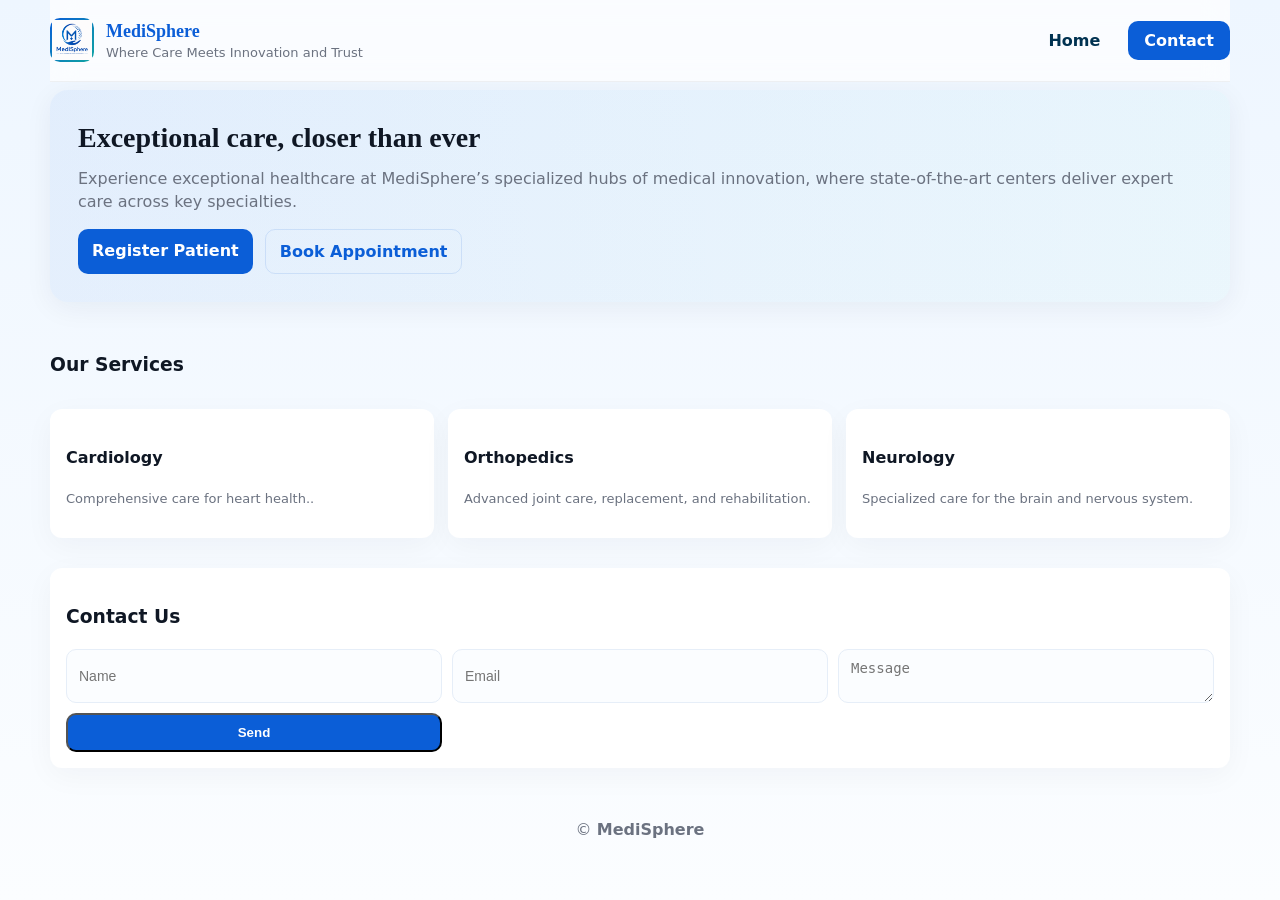
<file: Hospital.web/index.html>
<!doctype html>
<html lang="en">

<head>
    <meta charset="UTF-8">
    <meta name="viewport" content="width=device-width, initial-scale=1.0">
    <title>MediSphere : Home</title>

    <link rel="stylesheet" href="hospital.css">
    <link rel="icon" type="image/png" href="images/logo.png">
</head>

<body>
<div class="container">

<nav class="nav">
    <a href="#" class="brand">
       <div class="logo">
    <img src="images/logo.png" alt="Logo" width="40">
</div>

        <div>
            <h1>MediSphere</h1>
            <div class="small-muted">Where Care Meets Innovation and Trust</div>
        </div>
    </a>

    <div class="nav-links">
        <a href="#home">Home</a>
        <a href="#contact" class="cta">Contact</a>
    </div>
</nav>


<section id="home" class="hero">
    <div class="hero-left">
        <h2>Exceptional care, closer than ever</h2>
        <p>
            Experience exceptional healthcare at MediSphere’s specialized hubs of medical innovation, where state-of-the-art centers deliver expert care across key specialties.
        </p>

        <div class="hero-buttons">
            <a class="btn btn-primary" href="register.html">Register Patient</a>
            <a class="btn btn-outline" href="appointment.html">Book Appointment</a>
        </div>
    </div>

    
</section>


<section id="services" style="margin-top:30px;">
    <div style="display:flex; justify-content:space-between; margin-bottom:12px">
        <h3>Our Services</h3>
    </div>

    <div style="display:grid; grid-template-columns:repeat(auto-fit,minmax(220px,1fr)); gap:14px;">
        <div class="card">
            <h4>Cardiology</h4>
            <p class="small-muted">Comprehensive care for heart health..</p>
        </div>

        <div class="card">
            <h4>Orthopedics</h4>
            <p class="small-muted">Advanced joint care, replacement, and rehabilitation.</p>
        </div>

        <div class="card">
            <h4>Neurology</h4>
            <p class="small-muted">Specialized care for the brain and nervous system.</p>
        </div>
    </div>
</section>


<section id="contact" style="margin-top:30px;">
    <div class="card">
        <h3>Contact Us</h3>

        <form style="display:grid; grid-template-columns:repeat(3,1fr); gap:10px">
            <input type="text" placeholder="Name">
            <input type="email" placeholder="Email">
            <textarea placeholder="Message"></textarea>
            <button class="btn btn-primary">Send</button>
        </form>
    </div>
</section>


<footer style="margin-top:28px;">
    <div style="text-align:center">
        © <strong>MediSphere</strong>
    </div>
</footer>

</div>
</body>
</html>
</file>
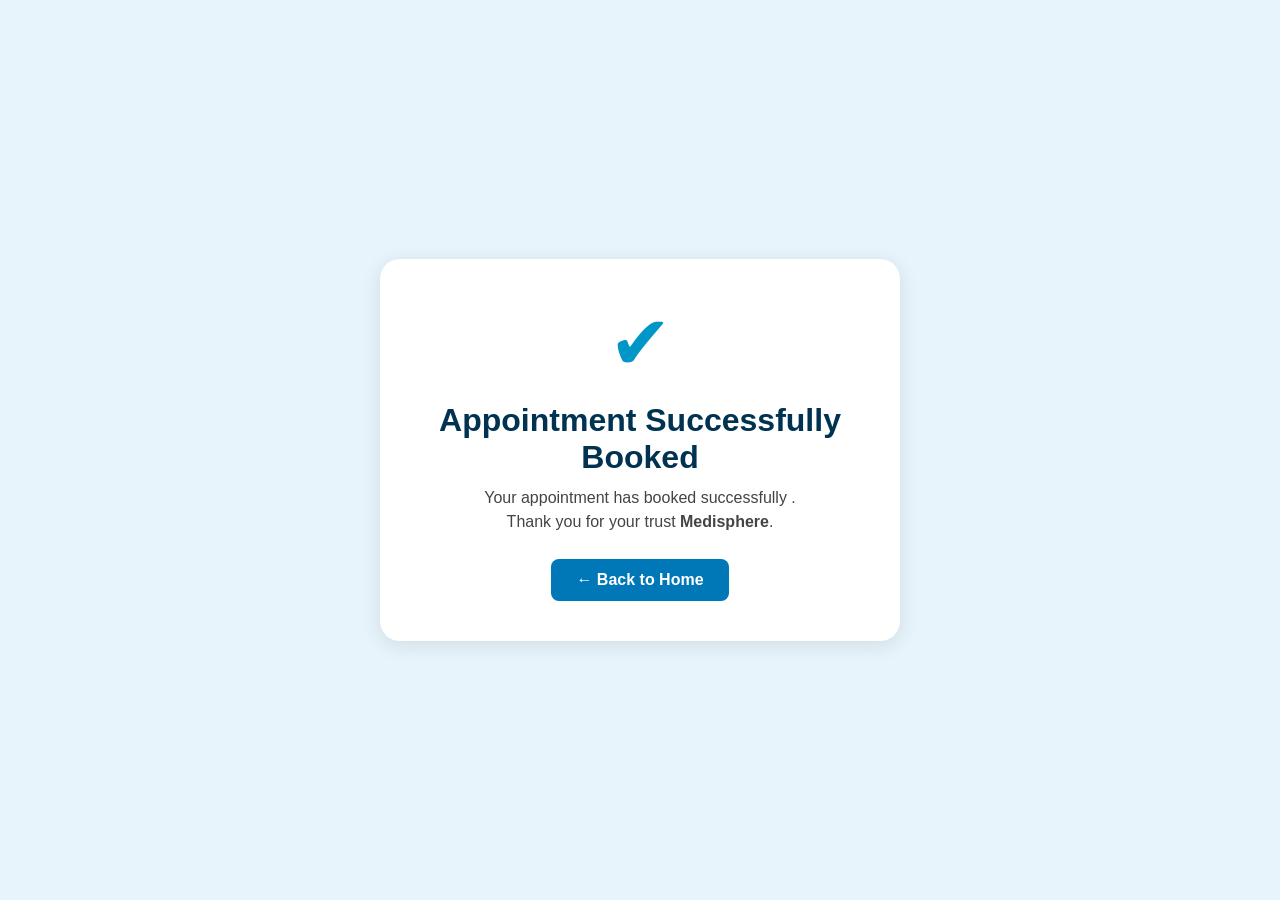
<file: Hospital.web/appointment-success.html>
<!DOCTYPE html>
<html lang="en">



<head>
    <meta charset="UTF-8">
    <meta name="viewport" content="width=device-width, initial-scale=1.0">
    <title>MediSphere Hospital Appointment Confirmed </title>



    <link rel="icon" type="image/png" href="logo.png">
    <link rel="shortcut icon" href="logo.png">



    <style>
        * {
            margin: 0;
            padding: 0;
            box-sizing: border-box;
            font-family: Arial, sans-serif;
        }

        body {
            background: #e8f4fb;
            display: flex;
            justify-content: center;
            align-items: center;
            min-height: 100vh;
        }

        .card {
            background: white;
            width: 90%;
            max-width: 520px;
            padding: 40px;
            border-radius: 20px;
            text-align: center;
            box-shadow: 0 4px 20px rgba(0, 0, 0, 0.1);
        }

        .checkmark {
            font-size: 75px;
            color: #0096c7;
            margin-bottom: 15px;
        }

        h1 {
            color: #003251;
            margin-bottom: 10px;
        }

        p {
            color: #444;
            margin-bottom: 25px;
            font-size: 16px;
            line-height: 1.5;
        }

        .btn-home {
            display: inline-block;
            background: #0077b6;
            color: white;
            padding: 12px 25px;
            border-radius: 8px;
            text-decoration: none;
            font-weight: bold;
        }

        .btn-home:hover {
            background: #005f8e;
        }
    </style>

</head>

<body>

    <div class="card">
        <div class="checkmark">✔</div>

        <h1>Appointment Successfully Booked</h1>

        <p>Your appointment has booked successfully .<br>
            Thank you for your trust <strong>Medisphere</strong>.</p>

        <a href="index.html" class="btn-home">← Back to Home</a>
    </div>

</body>

</html>
</file>
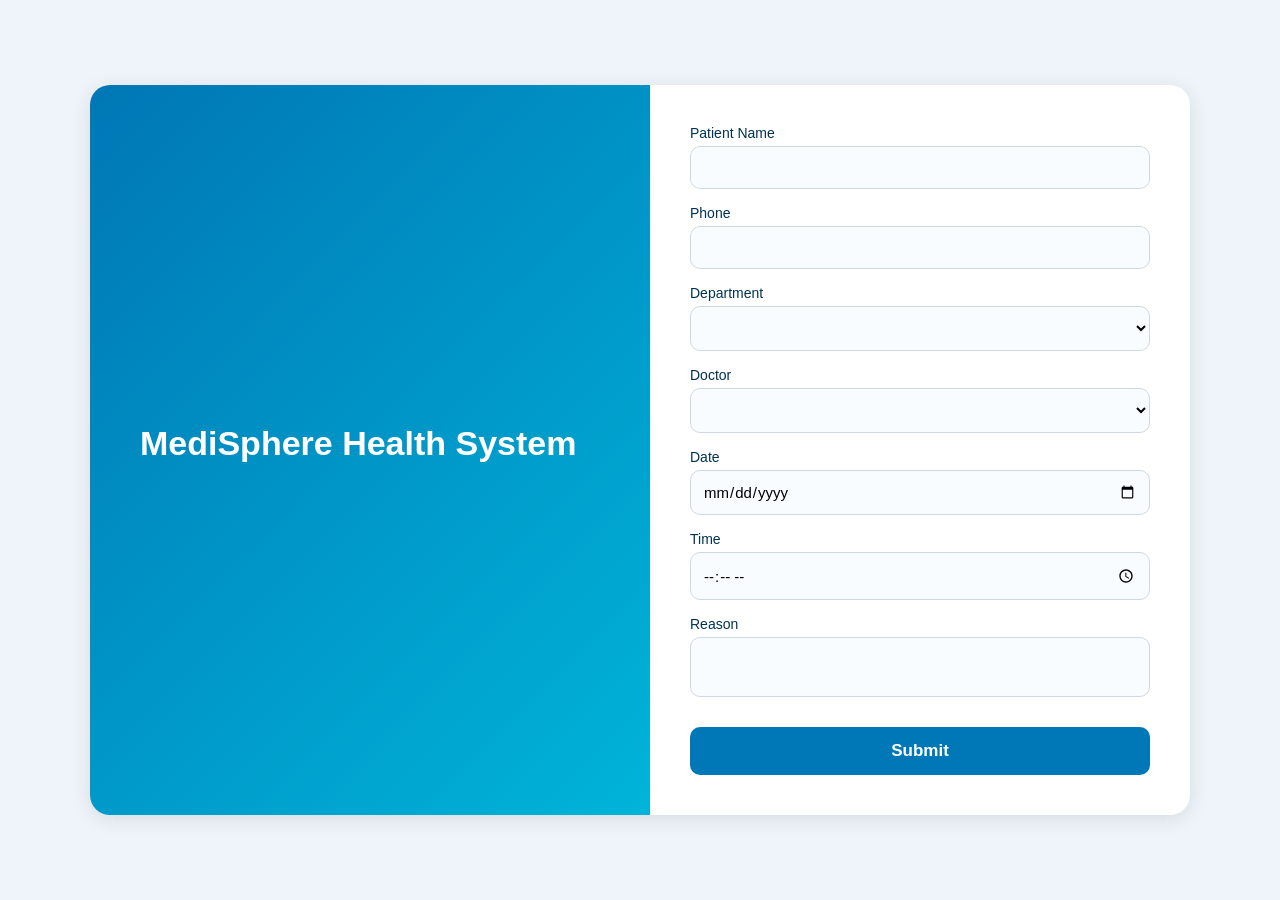
<file: Hospital.web/appointment.html>
<!DOCTYPE html>
<html lang="en">
<head>
<meta charset="UTF-8">
<title>Appointment</title>
<link rel="stylesheet" href="appointment.css">
</head>

<body>

<div class="wrapper">

<div class="left">
<h1>MediSphere Health System</h1>
</div>

<div class="right">

<form id="appointmentForm">

<label>Patient Name</label>
<input type="text" id="name" required>

<label>Phone</label>
<input type="text" id="phone" required>

<label>Department</label>
<select id="dept" required></select>

<label>Doctor</label>
<select id="doctorSelect" required></select>

<label>Date</label>
<input type="date" id="date" required>

<label>Time</label>
<input type="time" id="time" required>

<label>Reason</label>
<textarea id="reason"></textarea>

<button type="submit" class="btn-primary">Submit</button>

</form>

</div>
</div>

<script>
const API = "https://localhost:7029/api";

let allDoctors = [];

// ✅ LOAD DOCTORS + DEPARTMENTS
window.onload = async () => {
    try {
        const res = await fetch(API + "/Doctors");
        allDoctors = await res.json();

        const deptSelect = document.getElementById("dept");

        // GET UNIQUE DEPARTMENTS
        const departments = [...new Set(allDoctors.map(d => d.department))];

        deptSelect.innerHTML = `<option value="">Select Department</option>`;

        departments.forEach(dep => {
            deptSelect.innerHTML += `<option value="${dep}">${dep}</option>`;
        });

    } catch (err) {
        console.log(err);
        alert("Error loading doctors");
    }
};

// ✅ FILTER DOCTORS BASED ON DEPARTMENT
document.getElementById("dept").addEventListener("change", function () {
    const selectedDept = this.value;
    const doctorSelect = document.getElementById("doctorSelect");

    doctorSelect.innerHTML = `<option value="">Select Doctor</option>`;

    const filtered = allDoctors.filter(d => d.department === selectedDept);

    filtered.forEach(d => {
        doctorSelect.innerHTML += `
            <option value="${d.id}">
                Dr. ${d.firstName} ${d.lastName}
            </option>`;
    });
});

// ✅ SUBMIT APPOINTMENT
document.getElementById("appointmentForm").addEventListener("submit", async function(e){
    e.preventDefault();

    const name = document.getElementById("name").value.trim().split(" ");

    const data = {
        firstName: name[0],
        middleName: name[1] || "",
        lastName: name[2] || "",

        // FIXED DEFAULTS (pwede nimo i-expand later)
        dateOfBirth: "2000-01-01",
        gender: "Male",
        civilStatus: "Single",
        address: "N/A",
        phone: document.getElementById("phone").value,
        email: "web@gmail.com",

        doctorId: parseInt(document.getElementById("doctorSelect").value),
        appointmentDate: document.getElementById("date").value,
        appointmentTime: document.getElementById("time").value + ":00",
        reason: document.getElementById("reason").value || ""
    };

    try {
        const res = await fetch(API + "/Appointments/full", {
            method:"POST",
            headers:{"Content-Type":"application/json"},
            body: JSON.stringify(data)
        });

        if(res.ok){
            alert("✅ Appointment Saved!");
            window.location.href = "appointment-success.html";
        } else {
            const err = await res.text();
            alert("❌ Error: " + err);
        }

    } catch (err) {
        console.log(err);
        alert("❌ Server Error");
    }
});
</script>

</body>
</html>
</file>
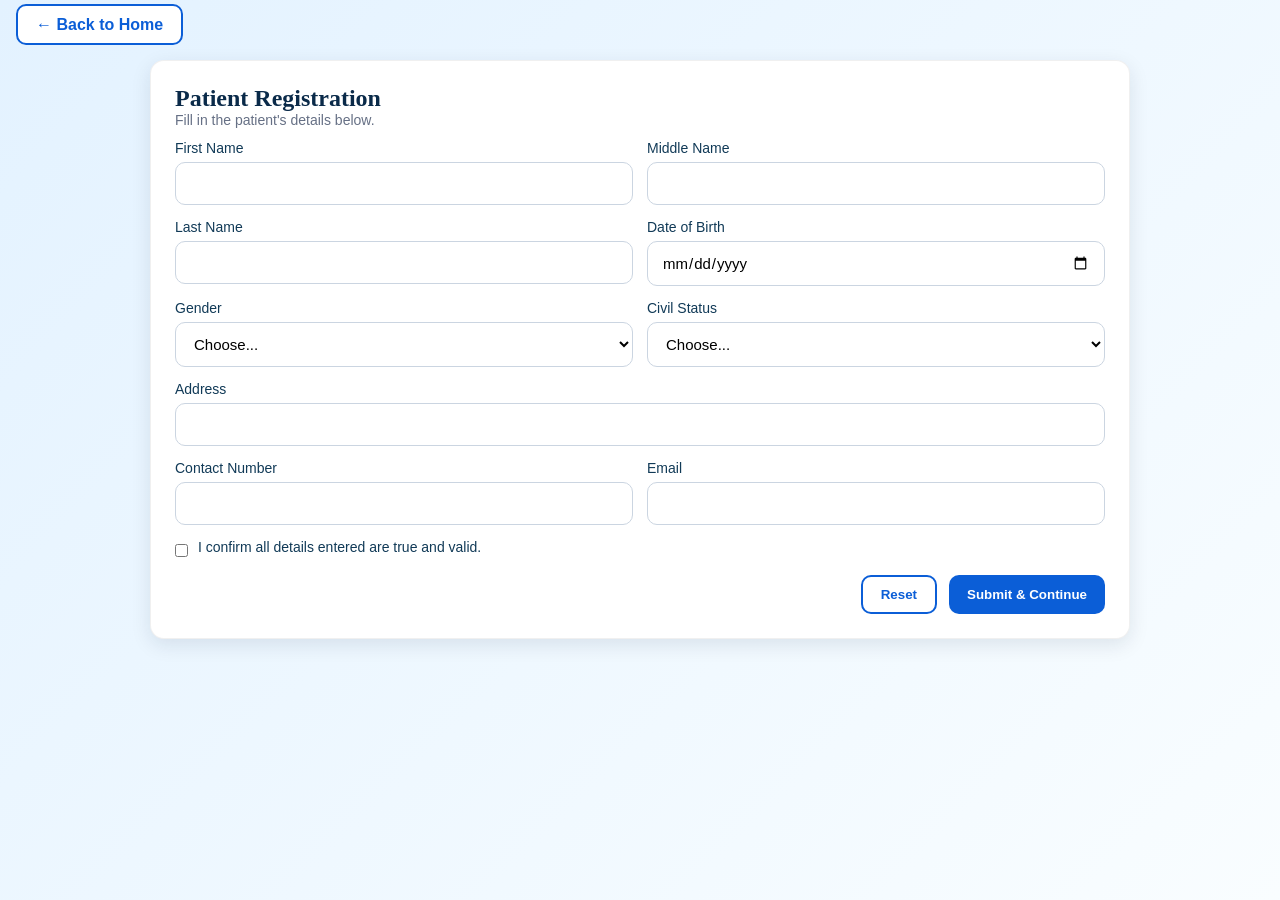
<file: Hospital.web/register.html>
<!doctype html>
<html lang="en">

<head>
    <meta charset="UTF-8">
    <meta name="viewport" content="width=device-width, initial-scale=1.0">
    <title>Patient Registration — Apollo Hospital</title>

    <link rel="stylesheet" href="register.css">
    <link rel="icon" type="image/png" href="logo.png">
</head>

<body>

    <div style="padding:16px;">
        <a href="index.html" class="btn btn-outline">← Back to Home</a>
    </div>

    <div class="container" style="margin-top:10px">

        <div class="card">
            <h2>Patient Registration</h2>
            <p class="small-muted">Fill in the patient's details below.</p>

            <!-- ✅ FORM -->
            <form id="registerForm" style="margin-top:12px; display:grid; grid-template-columns:repeat(2,1fr); gap:14px">

                <!-- FIRST NAME -->
                <div>
                    <label>First Name</label>
                    <input type="text" id="firstName" required>
                </div>

                <!-- MIDDLE NAME -->
                <div>
                    <label>Middle Name</label>
                    <input type="text" id="middleName">
                </div>

                <!-- LAST NAME -->
                <div>
                    <label>Last Name</label>
                    <input type="text" id="lastName" required>
                </div>

                <!-- DOB -->
                <div>
                    <label>Date of Birth</label>
                    <input type="date" id="dob" required>
                </div>

                <!-- GENDER -->
                <div>
                    <label>Gender</label>
                    <select id="gender" required>
                        <option value="">Choose...</option>
                        <option>Male</option>
                        <option>Female</option>
                        <option>Other</option>
                    </select>
                </div>

                <!-- CIVIL STATUS -->
                <div>
                    <label>Civil Status</label>
                    <select id="civilStatus" required>
                        <option value="">Choose...</option>
                        <option>Single</option>
                        <option>Married</option>
                        <option>Widowed</option>
                    </select>
                </div>

                <!-- ADDRESS -->
                <div style="grid-column:span 2">
                    <label>Address</label>
                    <input type="text" id="address" required>
                </div>

                <!-- PHONE -->
                <div>
                    <label>Contact Number</label>
                    <input type="tel" id="phone" required>
                </div>

                <!-- EMAIL -->
                <div>
                    <label>Email</label>
                    <input type="email" id="email" required>
                </div>

                <!-- TERMS -->
                <div style="grid-column:span 2; display:flex; align-items:center; gap:10px;">
                    <input type="checkbox" required>
                    <label>I confirm all details entered are true and valid.</label>
                </div>

                <!-- BUTTONS -->
                <div style="grid-column:span 2; display:flex; justify-content:flex-end; gap:12px">
                    <button type="reset" class="btn btn-outline">Reset</button>
                    <button type="submit" class="btn btn-primary">Submit & Continue</button>
                </div>

            </form>
        </div>

    </div>

    <!-- ✅ API SCRIPT -->
    <script>
        const API = "https://localhost:7029/api";

        document.getElementById("registerForm").addEventListener("submit", async function (e) {
            e.preventDefault();

            const data = {
                firstName: document.getElementById("firstName").value,
                middleName: document.getElementById("middleName").value,
                lastName: document.getElementById("lastName").value,
                dateOfBirth: document.getElementById("dob").value,
                gender: document.getElementById("gender").value,
                civilStatus: document.getElementById("civilStatus").value,
                address: document.getElementById("address").value,
                phone: document.getElementById("phone").value,
                email: document.getElementById("email").value
            };

            try {
                const res = await fetch(API + "/Patient", {
                    method: "POST",
                    headers: {
                        "Content-Type": "application/json"
                    },
                    body: JSON.stringify(data)
                });

                if (res.ok) {
                    alert("✅ Patient Registered!");
                    window.location.href = "registration-successfull.html";
                } else {
                    const err = await res.text();
                    alert("❌ Error: " + err);
                }

            } catch (err) {
                console.error(err);
                alert("❌ Server Error");
            }
        });
    </script>

</body>
</html>
</file>
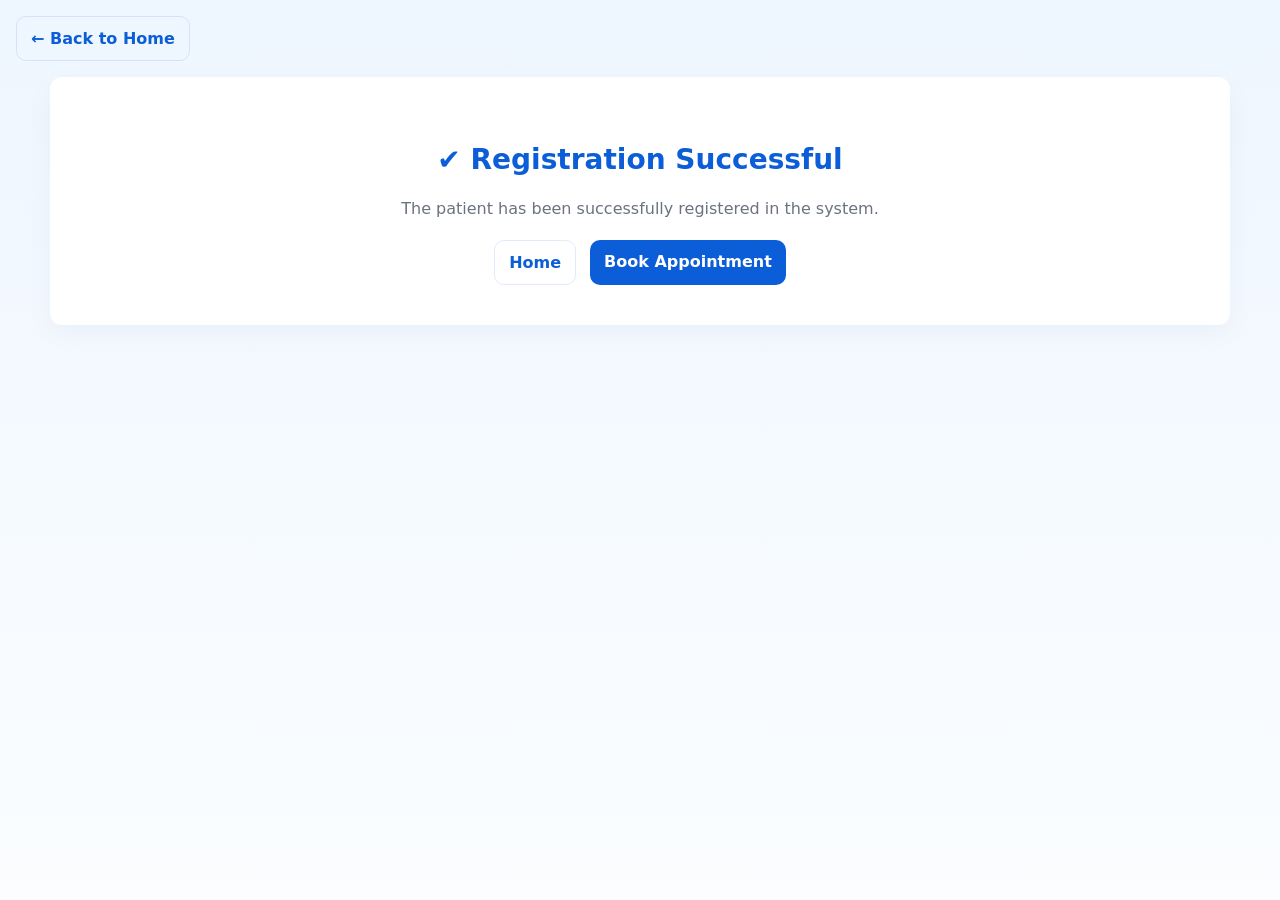
<file: Hospital.web/registeration-sucessful.html>
<!doctype html>
<html lang="en">

<head>
    <meta charset="UTF-8">
    <meta name="viewport" content="width=device-width, initial-scale=1.0">
    <title>Registration Successful — Apollo Hospital</title>
    <link rel="icon" type="image/png"
        href="https://external-content.duckduckgo.com/iu/?u=https%3A%2F%2Fstatic.vecteezy.com%2Fsystem%2Fresources%2Fpreviews%2F018%2F833%2F112%2Foriginal%2Fletter-ah-logo-design-monogram-business-and-company-logotype-vector.jpg&f=1&nofb=1&ipt=2dac063c39fd9ab316f8815a1b6ef9a27c2e03e265137147a104ed1bdc390d11.img&ipo=images">
    <link rel="stylesheet" href="hospital.css">
    <link rel="icon" type="image/png" href="logo.png">
    <link rel="shortcut icon" href="logo.png">
</head>



<body>

    <div style="padding:16px;">
        <a href="hospital management.html" class="btn btn-outline">← Back to Home</a>
    </div>

    <div class="container">
        <div class="card" style="text-align:center; padding:40px;">
            <h2 style="font-size:28px; margin-bottom:10px; color:#0b5ed7;">
                ✔ Registration Successful
            </h2>

            <p class="small-muted" style="font-size:16px;">
                The patient has been successfully registered in the system.
            </p>

            <div style="margin-top:20px; display:flex; justify-content:center; gap:14px;">
                <a href="index.html" class="btn btn-outline">Home</a>
                <a href="appointment.html" class="btn btn-primary">Book Appointment</a>
            </div>
        </div>
    </div>

</body>

</html>
</file>
<file: Hospital.web/hospital.css>
:root {
    --bg: #f5f8fb;
    --card: #ffffff;
    --muted: #6b7280;
    --primary: #0b5ed7;
    --accent: #00bfa6;
    --glass: rgba(255, 255, 255, 0.6);
    --radius: 14px;
}

* {
    box-sizing: border-box;
}

html,
body {
    height: 100%;
}

body {
    margin: 0;
    padding: 0;
    min-height: 100%;
    font-family: Inter, system-ui, -apple-system, 'Segoe UI', Roboto, Arial;
    background: linear-gradient(180deg, #eef6ff 0%, #fbfdff 100%);
    color: #0f1724;
    -webkit-font-smoothing: antialiased;
    -moz-osx-font-smoothing: grayscale;
    line-height: 1.45;
}

.container {
    width: 95%;
    max-width: 1180px;
    margin: 0 auto;
}

.nav {
    display: flex;
    align-items: center;
    justify-content: space-between;
    padding: 18px 0;
    position: sticky;
    top: 0;
    z-index: 1000;
    backdrop-filter: blur(12px);
    background: rgba(255, 255, 255, 0.70);
    border-bottom: 1px solid rgba(0, 0, 0, 0.05);
}

.brand {
    display: flex;
    align-items: center;
    gap: 12px;
    text-decoration: none;
    color: var(--primary);
}

.brand .logo {
    width: 44px;
    height: 44px;
    border-radius: 10px;
    background: linear-gradient(135deg, var(--primary), #0ea5a1);
    display: flex;
    align-items: center;
    justify-content: center;
    color: #fff;
    font-weight: 700;
}

.brand h1 {
    font-family: 'Playfair Display', serif;
    font-size: 18px;
    margin: 0;
}

.nav-links {
    display: flex;
    gap: 14px;
    align-items: center;
}

.nav-links a {
    position: relative;
    padding: 8px 14px;
    text-decoration: none;
    font-weight: 600;
    color: #003251;
    transition: 0.3s ease;
    border-radius: 10px;
}

.nav-links a::after {
    content: "";
    position: absolute;
    left: 0;
    bottom: -3px;
    width: 0%;
    height: 3px;
    background: var(--primary);
    border-radius: 6px;
    transition: width 0.28s ease-in-out;
}

.nav-links a:hover,
.nav-links a:focus {
    color: var(--primary);
    text-shadow: 0 0 8px rgba(11, 94, 215, 0.25);
    background: rgba(11, 94, 215, 0.06);
}

.nav-links a:hover::after,
.nav-links a:focus::after {
    width: 100%;
}

.nav-links .cta {
    background: var(--primary);
    color: #fff !important;
    font-weight: 700;
    padding: 8px 16px;
    border-radius: 10px;
    transition: 0.3s ease;
}

.nav-links .cta:hover {
    background: #0048a3;
    box-shadow: 0 0 12px rgba(11, 94, 215, 0.40);
    transform: translateY(-2px);
}

.hero {
    margin-top: 8px;
    background: linear-gradient(90deg, rgba(11, 94, 215, 0.06), rgba(0, 191, 166, 0.03));
    border-radius: 18px;
    padding: 28px;
    display: flex;
    gap: 28px;
    align-items: center;
    box-shadow: 0 6px 28px rgba(10, 30, 60, 0.06);
}

.hero-left {
    flex: 1;
}

.hero h2 {
    font-family: 'Playfair Display', serif;
    font-size: 28px;
    margin: 0 0 8px;
}

.hero p {
    margin: 0 0 16px;
    color: var(--muted);
}

.hero-buttons {
    display: flex;
    gap: 12px;
}

.hero-right {
    width: 420px;
    max-width: 40%;
}

.hero-illustration {
    width: 100%;
    border-radius: 12px;
    box-shadow: 0 10px 30px rgba(10, 30, 60, 0.06);
}

.grid {
    display: grid;
    grid-template-columns: repeat(12, 1fr);
    gap: 18px;
}

.col-4 {
    grid-column: span 4;
}

.col-8 {
    grid-column: span 8;
}

.col-6 {
    grid-column: span 6;
}

.col-12 {
    grid-column: span 12;
}

.doctor {
    background: var(--card);
    padding: 14px;
    border-radius: 12px;
    display: flex;
    gap: 12px;
    align-items: center;
    box-shadow: 0 8px 22px rgba(10, 30, 60, 0.04);
}

.avatar {
    width: 78px;
    height: 78px;
    border-radius: 12px;
    object-fit: cover;
}

.doc-meta h4 {
    margin: 0 0 6px;
}

.badge {
    display: inline-block;
    padding: 6px 10px;
    border-radius: 8px;
    font-weight: 700;
    background: rgba(11, 94, 215, 0.08);
    color: var(--primary);
}

.doc-actions {
    margin-top: 10px;
    display: flex;
    gap: 8px;
}

.card {
    background: var(--card);
    border-radius: 12px;
    padding: 16px;
    box-shadow: 0 8px 30px rgba(10, 30, 60, 0.04);
}

.small-muted {
    color: var(--muted);
    font-size: 13px;
}

label {
    display: block;
    font-size: 13px;
    margin-bottom: 6px;
    color: #222;
}

input[type=text],
input[type=date],
input[type=time],
input[type=tel],
input[type=email],
select,
textarea {
    width: 100%;
    padding: 10px 12px;
    border-radius: 10px;
    border: 1px solid #e6eef8;
    background: #fbfdff;
    font-size: 14px;
    outline: none;
}

input:focus,
select:focus,
textarea:focus {
    box-shadow: 0 6px 20px rgba(11, 94, 215, 0.06);
    border-color: var(--primary);
}

.btn {
    display: inline-block;
    padding: 10px 14px;
    border-radius: 10px;
    text-decoration: none;
    font-weight: 700;
}

.btn-primary {
    background: var(--primary);
    color: #fff;
}

.btn-outline {
    background: transparent;
    border: 1px solid rgba(11, 94, 215, 0.12);
    color: var(--primary);
}

.stats {
    display: flex;
    gap: 12px;
}

.stat {
    flex: 1;
    padding: 14px;
    border-radius: 12px;
    background: linear-gradient(180deg, #fff, #fbfdff);
    box-shadow: 0 8px 20px rgba(10, 30, 60, 0.04);
}

.stat h3 {
    margin: 0;
}

.stat p {
    margin: 6px 0 0;
    color: var(--muted);
}

footer {
    margin-top: 28px;
    padding: 22px 0;
    color: var(--muted);
    text-align: center;
}

@media (max-width:980px) {
    .hero {
        flex-direction: column;
    }

    .hero-right {
        max-width: 100%;
        width: 100%;
    }

    .col-4,
    .col-8 {
        grid-column: span 6;
    }

    .grid {
        grid-template-columns: repeat(6, 1fr);
    }
}

@media (max-width:640px) {
    .nav-links {
        display: none;
    }
}
</file>
<file: Hospital.web/appointment.css>
* {
    margin: 0;
    padding: 0;
    box-sizing: border-box;
    font-family: Arial, sans-serif;
}

body {
    background: #eef4fa;
    display: flex;
    justify-content: center;
    align-items: center;
    min-height: 100vh;
}

.wrapper {
    width: 90%;
    max-width: 1100px;
    display: flex;
    background: #ffffff;
    border-radius: 20px;
    box-shadow: 0 4px 20px rgba(0, 0, 0, 0.1);
    overflow: hidden;
}

.left {
    flex: 1;
    background: linear-gradient(135deg, #0077b6, #00b4d8);
    padding: 50px;
    color: white;
    display: flex;
    flex-direction: column;
    justify-content: center;
}

.left h1 {
    font-size: 34px;
    margin-bottom: 14px;
}

.left p {
    font-size: 16px;
    opacity: 0.95;
    line-height: 1.5;
}

.features {
    margin-top: 25px;
    font-size: 15px;
    line-height: 1.7;
}

.right {
    flex: 1;
    padding: 40px;
}

h2 {
    color: #003251;
    font-size: 26px;
    margin-bottom: 6px;
}

.subtitle {
    font-size: 14px;
    color: #666;
    margin-bottom: 20px;
}

label {
    font-size: 14px;
    margin-bottom: 5px;
    display: block;
    color: #003251;
}

input,
select,
textarea {
    width: 100%;
    padding: 12px;
    border-radius: 10px;
    border: 1px solid #cfd9e3;
    margin-bottom: 16px;
    background: #f9fcff;
    font-size: 15px;
}

textarea {
    resize: none;
}

.btn-primary {
    background: #0077b6;
    color: white;
    border: none;
    padding: 14px;
    border-radius: 10px;
    font-weight: bold;
    cursor: pointer;
    width: 100%;
    font-size: 17px;
    margin-top: 10px;
    transition: 0.2s;
}

.btn-primary:hover {
    background: #005f8a;
}

.back {
    margin-top: 14px;
    display: block;
    text-align: center;
    color: #0077b6;
    font-weight: bold;
    text-decoration: none;
}

.back:hover {
    text-decoration: underline;
}

@media (max-width: 900px) {
    .wrapper {
        flex-direction: column;
    }

    .left {
        text-align: center;
        padding: 40px;
    }
}

/* Disable button by default */
.appt-form button:disabled {
    background: #9bbcd1;
    cursor: not-allowed;
}

/* Make form track validity */
.appt-form:valid button {
    background: #0077b6;
    cursor: pointer;
}

/* Extra styling for hover only when enabled */
.appt-form:valid button:hover {
    background: #005f8c;
}
</file>
<file: Hospital.web/register.css>
/* ------------------------------------------- */
/*   COLORFUL ROOT PALETTE                     */
/* ------------------------------------------- */
:root {
    --bg: linear-gradient(135deg, #e3f2ff, #f9fdff);
    --card: #ffffff;
    --muted: #667085;
    --primary: #0b5ed7;
    --primary-light: #b7d6ff;
    --accent: #00bfa6;
    --accent-light: #b4f2e6;
    --error: #f44336;
    --radius: 14px;
    --shadow: 0 6px 20px rgba(10, 30, 60, 0.10);
    --max-width: 980px;
}

/* ------------------------------------------- */
/*   BASE / RESET                              */
/* ------------------------------------------- */
* {
    margin: 0;
    padding: 0;
    box-sizing: border-box;
    font-family: Inter, Segoe UI, Arial, sans-serif
}

body {
    min-height: 100vh;
    background: var(--bg);
    color: #0f172a;
    padding-bottom: 40px;
}

a {
    text-decoration: none;
    color: inherit;
}

/* ------------------------------------------- */
/*   BUTTONS                                   */
/* ------------------------------------------- */
.btn {
    padding: 10px 18px;
    border-radius: 10px;
    font-weight: 600;
    cursor: pointer;
    transition: .25s ease;
    text-align: center;
}

.btn-outline {
    border: 2px solid var(--primary);
    color: var(--primary);
    background: #fff;
}

.btn-outline:hover {
    background: var(--primary-light);
    color: #003b80;
    transform: translateY(-2px);
}

.btn-primary {
    background: var(--primary);
    color: #fff;
    border: none;
}

.btn-primary:hover {
    background: #004cbb;
    box-shadow: 0px 6px 14px rgba(11, 94, 215, 0.4);
    transform: translateY(-2px);
}

/* ------------------------------------------- */
/*   CARD                                      */
/* ------------------------------------------- */
.card {
    background: var(--card);
    border-radius: var(--radius);
    padding: 24px;
    box-shadow: var(--shadow);
    border: 1px solid rgba(0, 0, 0, 0.06);
    backdrop-filter: blur(4px);
    animation: fadeIn .6s ease;
}

@keyframes fadeIn {
    from {
        opacity: 0;
        transform: translateY(12px);
    }

    to {
        opacity: 1;
        transform: translateY(0);
    }
}

/* ------------------------------------------- */
/*   HEADINGS                                  */
/* ------------------------------------------- */
.card h2 {
    font-size: 24px;
    color: #0a2a49;
    font-family: 'Playfair Display', serif;
}

.small-muted {
    color: var(--muted);
    font-size: 14px;
    margin-bottom: 10px;
}

/* ------------------------------------------- */
/*   CONTAINER                                 */
/* ------------------------------------------- */
.container {
    width: clamp(340px, 92%, var(--max-width));
    margin: 20px auto;
}

/* ------------------------------------------- */
/*   FORM GRID                                 */
/* ------------------------------------------- */
form {
    margin-top: 14px;
    display: grid;
    grid-template-columns: repeat(2, 1fr);
    gap: 14px;
}

/* ------------------------------------------- */
/*   INPUTS                                    */
/* ------------------------------------------- */
label {
    display: block;
    font-size: 14px;
    color: #113a57;
    margin-bottom: 6px;
}

input[type="text"],
input[type="date"],
input[type="tel"],
input[type="email"],
input[type="file"],
select,
textarea {
    width: 100%;
    padding: 12px 14px;
    border-radius: 10px;
    border: 1.5px solid #cbd5e1;
    background: #fff;
    font-size: 15px;
    transition: .25s ease;
}

input:focus,
select:focus,
textarea:focus {
    border-color: var(--primary);
    box-shadow: 0 0 0 3px var(--primary-light);
}

/* Extra color touch for file upload */
input[type="file"] {
    background: #f0f6ff;
    border: 1px dashed var(--primary);
}

/* ------------------------------------------- */
/*   SECTION TITLES                            */
/* ------------------------------------------- */
.section-title {
    grid-column: span 2;
    background: var(--accent-light);
    padding: 10px 14px;
    border-radius: 10px;
    color: #005c50;
    font-weight: 600;
    margin-top: 10px;
    border-left: 4px solid var(--accent);
}

/* ------------------------------------------- */
/*   TERMS                                     */
/* ------------------------------------------- */
.form-terms {
    grid-column: span 2;
    display: flex;
    gap: 10px;
    align-items: center;
    font-size: 14px;
    color: #344054;
}

/* ------------------------------------------- */
/*   ACTION BUTTONS                            */
/* ------------------------------------------- */
.form-actions {
    grid-column: span 2;
    display: flex;
    justify-content: flex-end;
    gap: 12px;
    margin-top: 10px;
}

/* ------------------------------------------- */
/*   RESPONSIVE                                */
/* ------------------------------------------- */
@media(max-width:720px) {
    form {
        grid-template-columns: 1fr
    }

    .form-actions {
        flex-direction: column-reverse;
        justify-content: center;
    }

    .btn {
        width: 100%
    }
}
</file>
